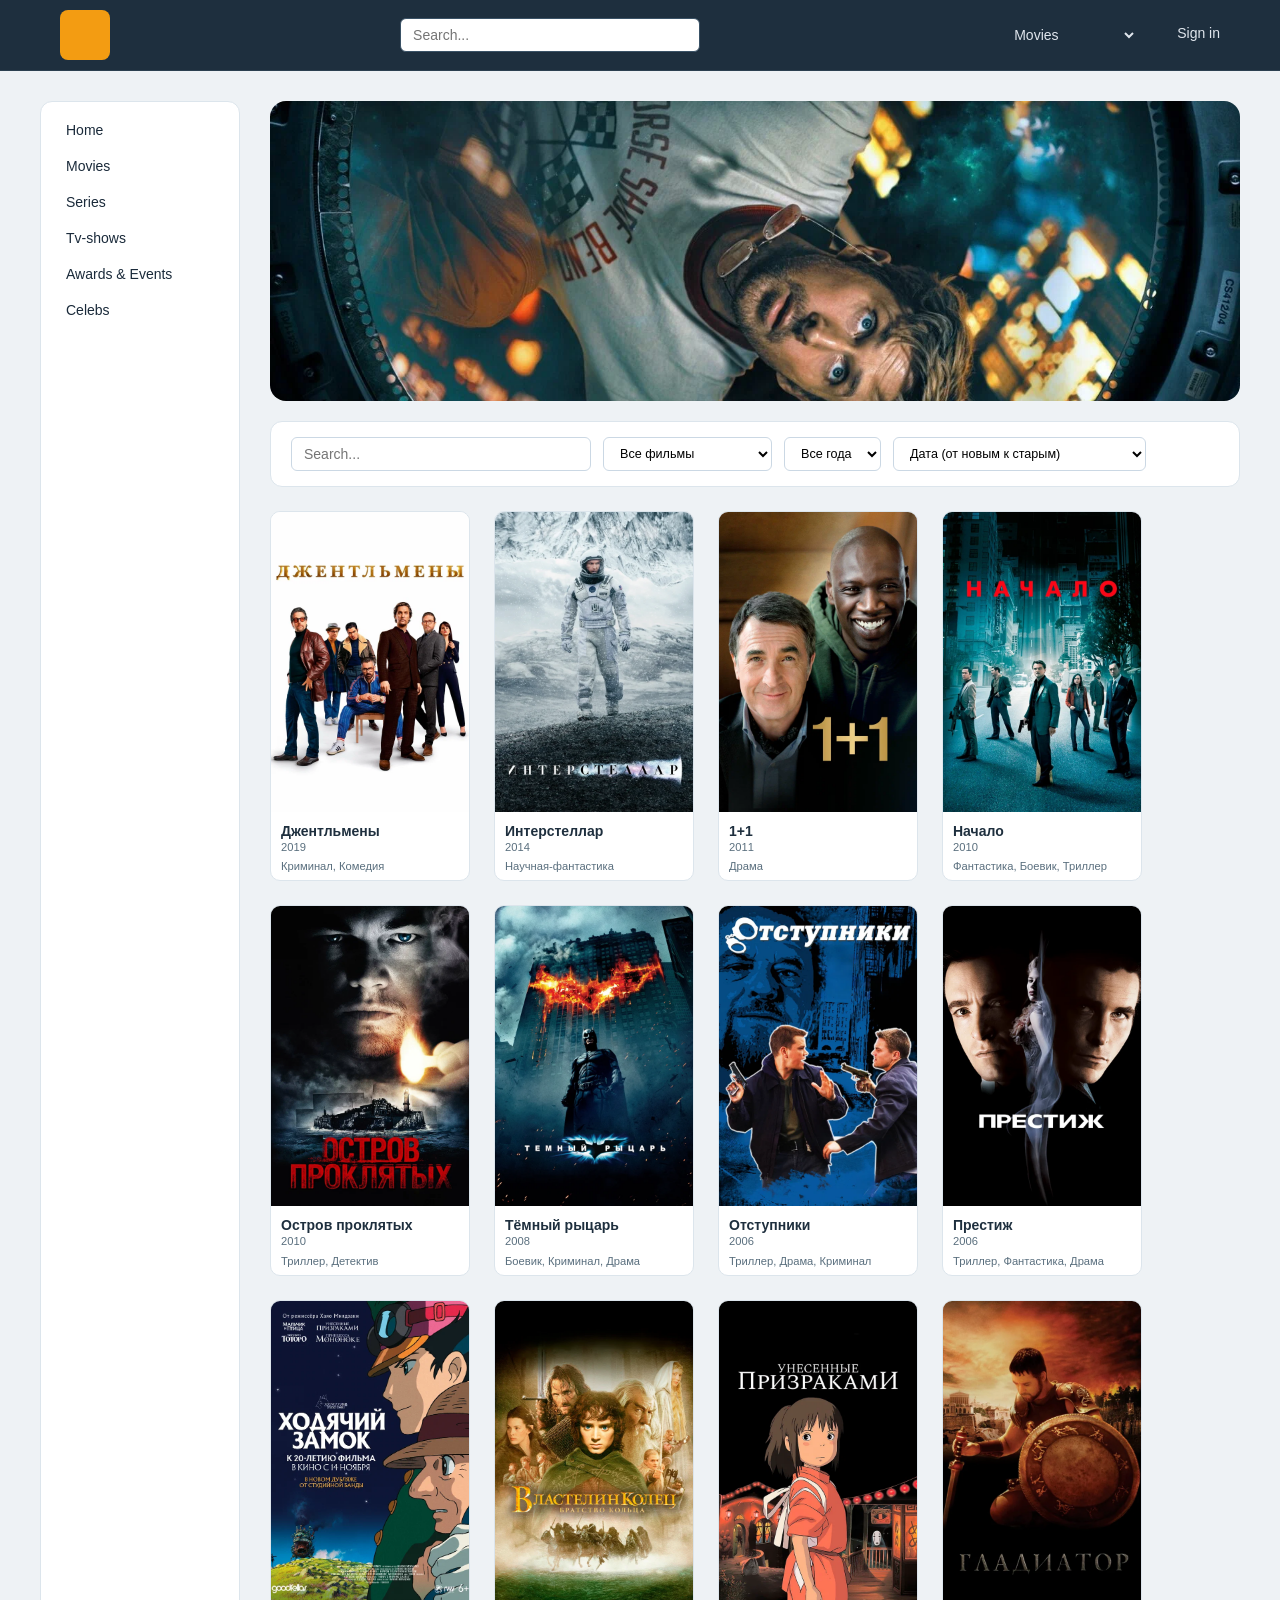
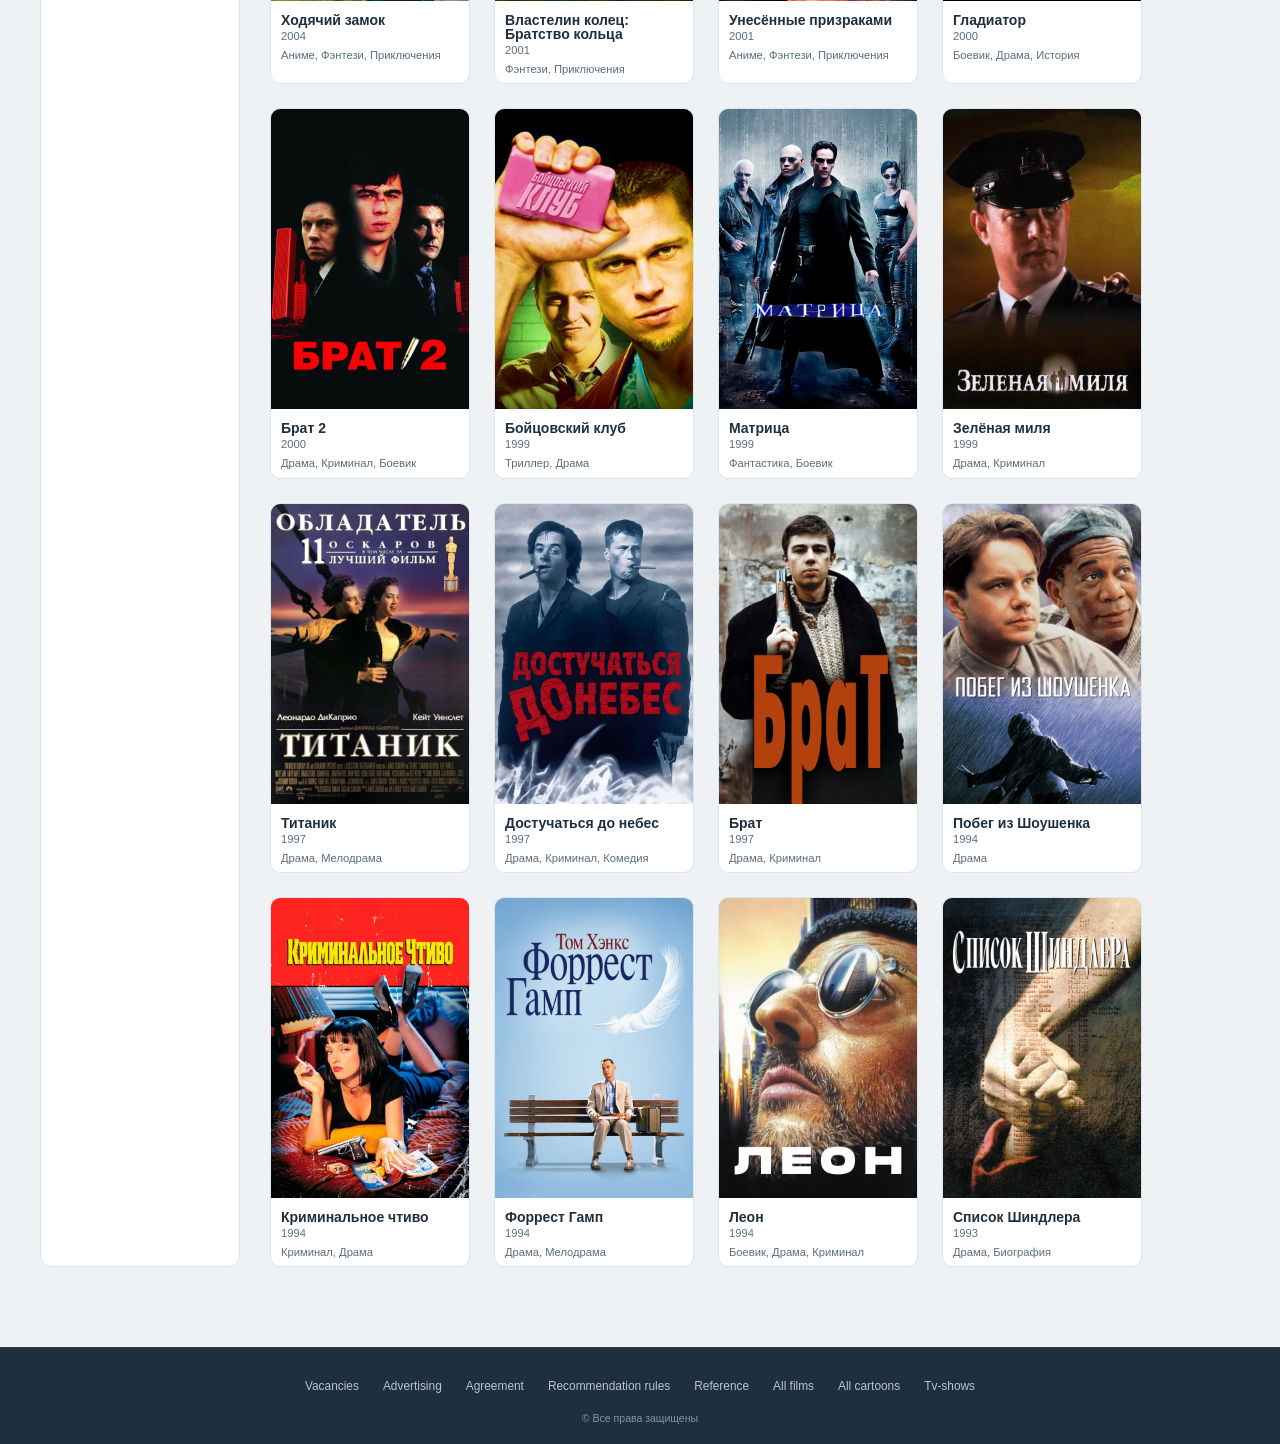
<file: index.html>
<!DOCTYPE html>
<html lang="en">
<head>
    <meta charset="UTF-8">
    <meta name="viewport" content="width=device-width, initial-scale=1.0">
    <title>Document</title>
    <link rel="stylesheet" href="static/css/null.css">
    <link rel="stylesheet" href="static/css/allPages.css">
    <link rel="stylesheet" href="static/css/mainPage.css">
</head>
<body>
    <div class="content">
        <header>
            <div class="container header-container">
                <a href="index.html"><div class="logo"></div></a>
                <input type="search" class="header-searchbox" placeholder="Search...">
                <nav class="header-nav">
                    <ul class="header-nav_list">
                        <li class="header-nav_list_item">
                            <select name="navigation_items" class="navigation_items">
                                <option value="Movies">Movies</option>
                                <option value="TvShows">Tv Shows</option>
                                <option value="AwardsAndEvents">Awards & Events</option>
                                <option value="Watch">Watch</option>
                                <option value="Celebs">Celebs</option>
                            </select>
                        </li>
                        <li class="header-nav_list_item"><a href="./friends.html" id="community"></a></li>
                        <li class="header-nav_list_item"><a id="login"></a></li>
                    </ul>
                </nav>
            </div>
        </header>
        <main>
            <div class="container main-container">
                <aside class="main-sidebar">
                    <ul class="content_nav">
                        <li class="content_nav_item">
                            <a href="" class="content_nav_item_link">Home</a>
                        </li>
                        <li class="content_nav_item">
                            <a href="" class="content_nav_item_link">Movies</a>
                        </li>
                        <li class="content_nav_item">
                            <a href="" class="content_nav_item_link">Series</a>
                        </li>
                        <li class="content_nav_item">
                            <a href="" class="content_nav_item_link">Tv-shows</a>
                        </li>
                        <li class="content_nav_item">
                            <a href="" class="content_nav_item_link">Awards & Events</a>
                        </li>
                        <li class="content_nav_item">
                            <a href="" class="content_nav_item_link">Celebs</a>
                        </li>
                    </ul>   
                </aside>
                <div class="main-content">
                    <div class="main_image"></div>
                    <form method="get" id="main_form">
                        <input type="search" class="main_content_searchbox" placeholder="Search...">
                        <select name="genres" id="filtres_select">
                            <option value="all">Все фильмы</option>
                        </select>
                        <select name="years" id="years_select">
                            <option value="all">Все года</option>
                        </select>
                        <select name="sort" id="sort_select">
                            <option value="date">Дата (от новым к старым)</option>
                            <option value="date-reverse">Дата (от старых к новым)</option>
                            <option value="alphabet">По алфавиту</option>
                            <option value="reverse-alphabet">По алфавиту (в обратном порядке)</option>
                        </select>
                    </form>
                    <div class="titles_list">                                                                                                              
                    </div>
                </div>
            </div>
        </main>
    </div>
    <footer>
        <div class="container footer_container">
            <ul class="extra_information_list">
                <li class="extra_information_list_item">
                    <a href="">Vacancies</a>
                </li>
                <li class="extra_information_list_item">
                    <a href="">Advertising</a>
                </li>
                <li class="extra_information_list_item">
                    <a href="">Agreement</a>
                </li>
                <li class="extra_information_list_item">
                    <a href="">Recommendation rules</a>
                </li>
                <li class="extra_information_list_item">
                    <a href="">Reference</a>
                </li>
                <li class="extra_information_list_item">
                    <a href="">All films</a>
                </li>
                <li class="extra_information_list_item">
                    <a href="">All cartoons</a>
                </li>
                <li class="extra_information_list_item">
                    <a href="">Tv-shows</a>
                </li>
            </ul>
            <p class="rights">&copy; Все права защищены</p>
        </div>
    </footer>
    <script src="./static/js/main.js" type="module"></script>
</body>
</html>
</file>
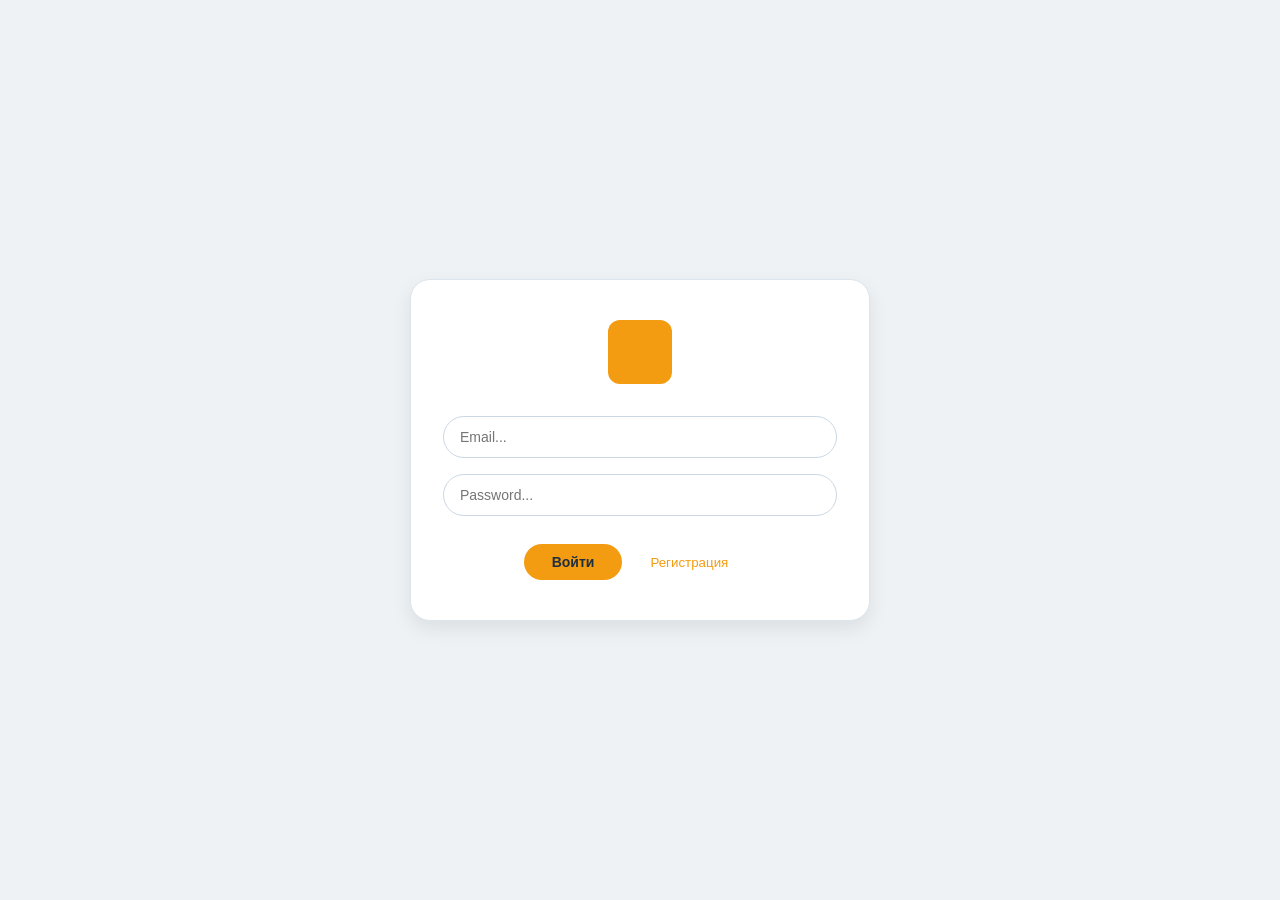
<file: login.html>
<!DOCTYPE html>
<html lang="en">
<head>
    <meta charset="UTF-8">
    <meta name="viewport" content="width=device-width, initial-scale=1.0">
    <link rel="stylesheet" href="static/css/null.css">
    <link rel="stylesheet" href="static/css/allPages.css">
    <link rel="stylesheet" href="static/css/login.css">
    <title>Document</title>
</head>
<body>
    <div class="login_container">
        <a href="index.html" class="logo-link"><div class="logo"></div></a>
        <div id="login_input">

        </div>
        <div class="buttons">

            <button id="submit"></button>
            <button id="switch_button"></button>
            <div id="alert"></div>

        </div>
    </div>
    <script src="./static/js/login.js" type="module"></script>
</body>
</html>
</file>
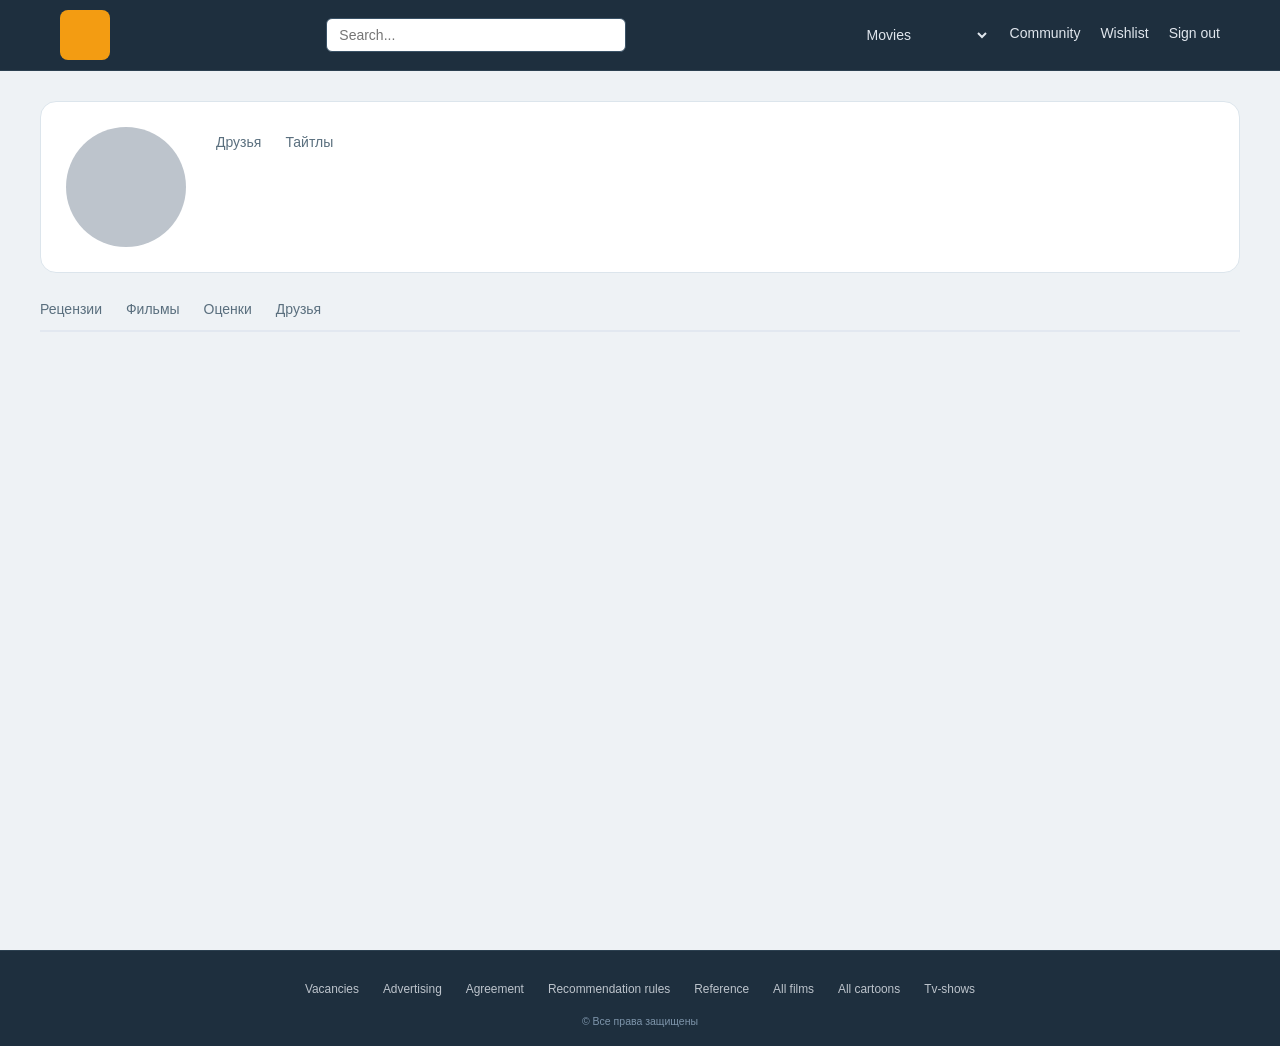
<file: profile.html>
<!DOCTYPE html>
<html lang="en">
<head>
    <meta charset="UTF-8">
    <meta name="viewport" content="width=device-width, initial-scale=1.0">
    <title>Document</title>
    <link rel="stylesheet" href="static/css/null.css">
    <link rel="stylesheet" href="static/css/allPages.css">
    <link rel="stylesheet" href="static/css/profile.css">
</head>
<body>
    <div class="content">
        <header>
            <div class="container header-container">
                <a href="index.html"><div class="logo"></div></a>
                <input type="search" class="header-searchbox" placeholder="Search...">
                <nav class="header-nav">
                    <ul class="header-nav_list">
                        <li class="header-nav_list_item">
                            <select name="navigation_items" class="navigation_items">
                                <option value="Movies">Movies</option>
                                <option value="TvShows">Tv Shows</option>
                                <option value="AwardsAndEvents">Awards & Events</option>
                                <option value="Watch">Watch</option>
                                <option value="Celebs">Celebs</option>
                            </select>
                        </li>
                        <li class="header-nav_list_item"><a href="./friends.html">Community</a></li>
                        <li class="header-nav_list_item"><a href="#">Wishlist</a></li>
                        <li class="header-nav_list_item"><a id="logout">Sign out</a></li>
                    </ul> 
                </nav>
            </div>
        </header>
        <main>
            <div class="container main-profile-container">
                <div class="profile_main_info">
                    <div class="profile_image"></div>
                    <div class="profile_data">
                        <h1 class="profile_name"></h1>
                        <div class="film_friends">
                            <div class="friends_films_count">
                                <p class="friends_count"></p>
                                <p class="films_count"></p>
                            </div>
                            <div class="friends_films">
                                <p class="friends">Друзья</p>
                                <p class="films">Тайтлы</p>
                            </div>
                        </div>
                    </div>
                </div>
                <div class="profile_categories">
                    <a class="reviews-category">Рецензии</a>
                    <a class="films-category">Фильмы</a>
                    <a class="raitings-category">Оценки</a>
                    <a class="friends-category">Друзья</a>
                </div>
                <hr>
                <div id="titles">
                    
                </div>
            </div>
        </main>
    </div>
    <footer>
        <div class="container footer_container">
            <ul class="extra_information_list">
                <li class="extra_information_list_item">
                    <a href="">Vacancies</a>
                </li>
                <li class="extra_information_list_item">
                    <a href="">Advertising</a>
                </li>
                <li class="extra_information_list_item">
                    <a href="">Agreement</a>
                </li>
                <li class="extra_information_list_item">
                    <a href="">Recommendation rules</a>
                </li>
                <li class="extra_information_list_item">
                    <a href="">Reference</a>
                </li>
                <li class="extra_information_list_item">
                    <a href="">All films</a>
                </li>
                <li class="extra_information_list_item">
                    <a href="">All cartoons</a>
                </li>
                <li class="extra_information_list_item">
                    <a href="">Tv-shows</a>
                </li>
            </ul>
            <p class="rights">&copy; Все права защищены</p>
        </div>
    </footer>
    <script type="module" src="./static/js/profile.js"></script>
</body>
</html>
</file>
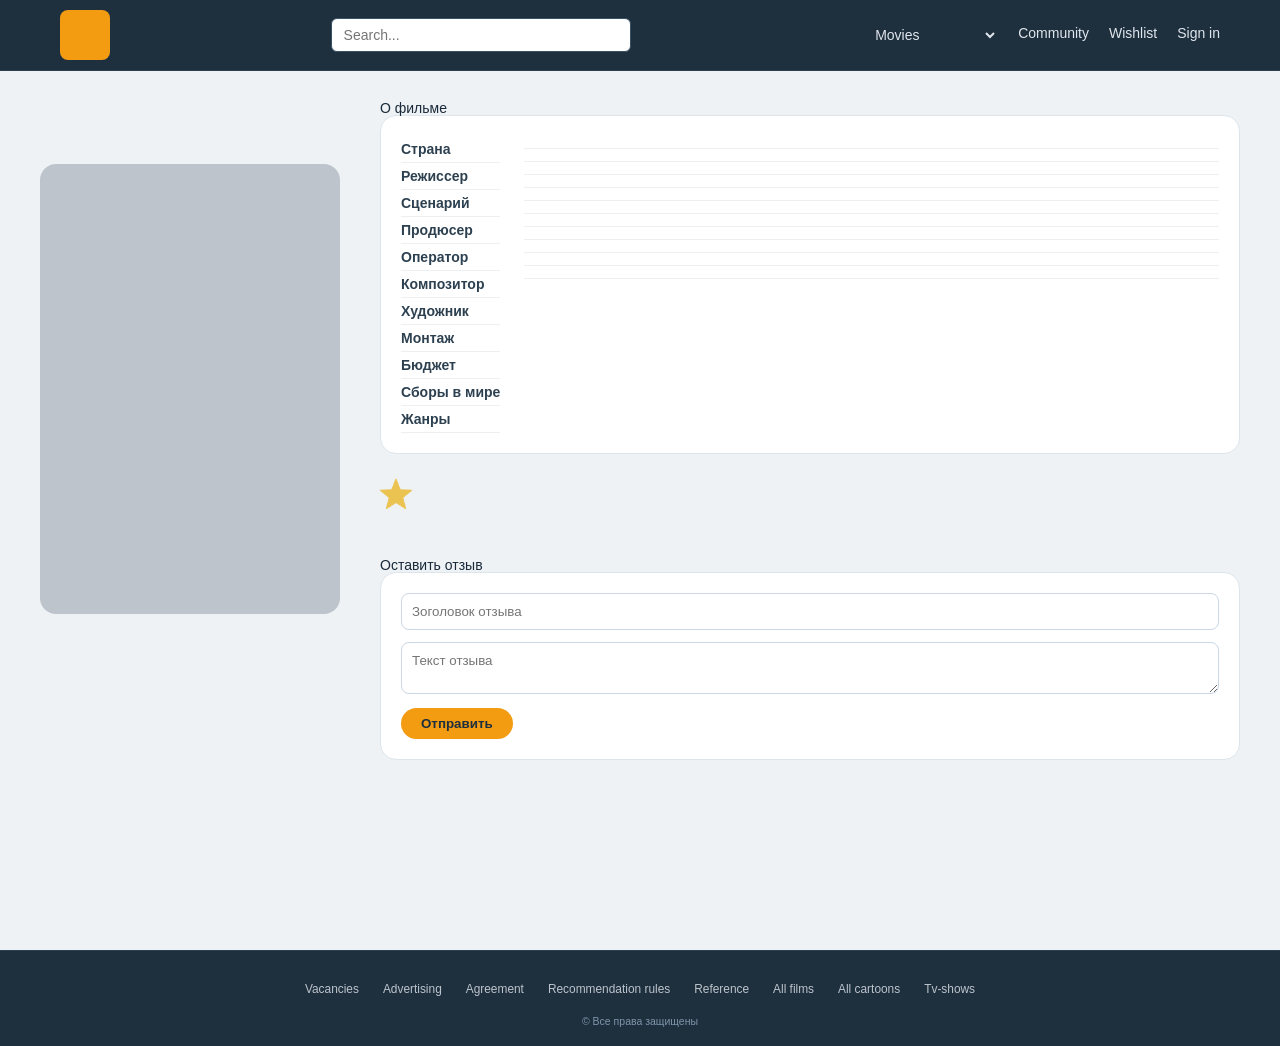
<file: title.html>
<!DOCTYPE html>
<html lang="en">
<head>
    <meta charset="UTF-8">
    <meta name="viewport" content="width=device-width, initial-scale=1.0">
    <title>Document</title>
    <link rel="stylesheet" href="static/css/null.css">
    <link rel="stylesheet" href="static/css/allPages.css">
    <link rel="stylesheet" href="static/css/title.css">
</head>
<body>
    <div class="content">
        <header>
            <div class="container header-container">
                <a href="index.html"><div class="logo"></div></a>
                <input type="search" class="header-searchbox" placeholder="Search...">
                <nav class="header-nav">
                    <ul class="header-nav_list">
                        <li class="header-nav_list_item">
                            <select name="navigation_items" class="navigation_items">
                                <option value="Movies">Movies</option>
                                <option value="TvShows">Tv Shows</option>
                                <option value="AwardsAndEvents">Awards & Events</option>
                                <option value="Watch">Watch</option>
                                <option value="Celebs">Celebs</option>
                            </select>
                        </li>

                        <li class="header-nav_list_item"><a href="./friends.html" id="community">Community</a></li>
                        
                        <li class="header-nav_list_item"><a href="#">Wishlist</a></li>
                        <li class="header-nav_list_item"><a id="login">Sign in</a></li>
                    </ul>
                    
                </nav>
            </div>
        </header>
        <main>
            <div class="container title_container">
                <div class="title_right">
                    <div class="title_favorite">
                        <h1 class="title_title"></h1>
                        <div id="favorite_button"></div>
                    </div>                    
                    <div class="mini_information">
                        <p class="title_year"></p>
                        <p class="title_age_limit"></p>
                        <p class="title_duration"></p>
                    </div>
                    <div class="title_poster"></div>
                </div>    
                <div class="title_left">
                    <h2>О фильме</h2>
                    <div class="title_info">
                        <ul class="title_info_keys">
                            <li class="title_info_keys_item">Страна</li>
                            <li class="title_info_keys_item">Режиссер</li>
                            <li class="title_info_keys_item">Сценарий</li>
                            <li class="title_info_keys_item">Продюсер</li>
                            <li class="title_info_keys_item">Оператор</li>
                            <li class="title_info_keys_item">Композитор</li>
                            <li class="title_info_keys_item">Художник</li>
                            <li class="title_info_keys_item">Монтаж</li>
                            <li class="title_info_keys_item">Бюджет</li>
                            <li class="title_info_keys_item">Сборы в мире</li>
                            <li class="title_info_keys_item">Жанры</li>
                        </ul>
                        <ul class="title_info_data">
                            <li class="title_info_data_item country"></li>
                            <li class="title_info_data_item director"></li>
                            <li class="title_info_data_item writers"></li>
                            <li class="title_info_data_item producer"></li>
                            <li class="title_info_data_item operator"></li>
                            <li class="title_info_data_item composer"></li>
                            <li class="title_info_data_item artist"></li>
                            <li class="title_info_data_item editor"></li>
                            <li class="title_info_data_item budget"></li>
                            <li class="title_info_data_item boxOffice"></li>
                            <li class="title_info_data_item genres"></li>
                        </ul>
                    </div>
                    <div class="avg_raiting_container">
                        <img src="./static/img/Star.svg" alt="" class="rating_star">
                        <p id="rating"></p>
                    </div>   
                    <div class="submitraiting">                        
                    </div>          
                    <p class="review_title">Оставить отзыв</p>
                    <div class="review_submit">
                        <input type="text" placeholder="Зоголовок отзыва" id="review_title">
                        <textarea type="text" placeholder="Текст отзыва" id="review_text"></textarea>
                        <button id="submit_review">Отправить</button>
                    </div>
                    <div id="reviews"></div>
                    <div class="error_alert"></div>       
                </div>            
            </div>
        </main>
    </div>
    <footer>
        <div class="container footer_container">
            <ul class="extra_information_list">
                <li class="extra_information_list_item">
                    <a href="">Vacancies</a>
                </li>
                <li class="extra_information_list_item">
                    <a href="">Advertising</a>
                </li>
                <li class="extra_information_list_item">
                    <a href="">Agreement</a>
                </li>
                <li class="extra_information_list_item">
                    <a href="">Recommendation rules</a>
                </li>
                <li class="extra_information_list_item">
                    <a href="">Reference</a>
                </li>
                <li class="extra_information_list_item">
                    <a href="">All films</a>
                </li>
                <li class="extra_information_list_item">
                    <a href="">All cartoons</a>
                </li>
                <li class="extra_information_list_item">
                    <a href="">Tv-shows</a>
                </li>
            </ul>
            <p class="rights">&copy; Все права защищены</p>
        </div>
    </footer>
    <script type="module" src="./static/js/title.js"></script>
</body>
</html>
</file>
<file: static/css/null.css>
* {
  padding: 0;
  margin: 0;
  border: 0;
}

*, *:before, *:after {
  box-sizing: border-box;
}

:focus, :active {
  outline: none;
}

a:focus, a:active {
  outline: none;
}

nav, footer, header, aside {
  display: block;
}

html, body {
  height: 100%;
  width: 100%;
  font-size: 100%;
  line-height: 1;
  font-size: 14px;
  -ms-text-size-adjust: 100%;
  -moz-text-size-adjust: 100%;
  -webkit-text-size-adjust: 100%;
}

input, button, textarea {
  font-family: inherit;
}

input::-ms-clear {
  display: none;
}

button {
  cursor: pointer;
}

button::-moz-focus-inner {
  padding: 0;
  border: 0;
}

a, a:visited {
  text-decoration: none;
  color: inherit;
}

a:hover {
  text-decoration: none;
}

ul li {
  list-style: none;
}

img {
  vertical-align: top;
}

h1, h2, h3, h4, h5, h6 {
  font-size: inherit;
  font-weight: inherit;
}
</file>
<file: static/css/allPages.css>
* {
    margin: 0;
    padding: 0;
    box-sizing: border-box;
}

body {
    font-family: Arial, Helvetica, sans-serif;
    background-color: #eef2f5;
    color: #1a2a3a;
}

.content {
    min-height: 100vh;
}

.container {
    width: 1200px;
    margin: 0 auto;
    padding: 0 20px;
}

header {
    background-color: #1e2f3e;
    border-bottom: 1px solid #2c4050;
}

.header-container {
    display: flex;
    align-items: center;
    justify-content: space-between;
    padding: 10px 20px;
}

.logo {
    width: 50px;
    height: 50px;
    background-color: #f39c12;
    border-radius: 8px;
}

.header-searchbox {
    width: 300px;
    padding: 8px 12px;
    border: 1px solid #3a5266;
    background-color: #ffffff;
    border-radius: 6px;
    font-size: 14px;
}

.header-nav_list {
    display: flex;
    list-style: none;
}

.header-nav_list_item {
    margin-left: 20px;
}

.header-nav_list_item a,
.header-nav_list_item select {
    color: #e0e6ed;
    text-decoration: none;
    background: none;
    border: none;
    font-size: 14px;
    cursor: pointer;
}

.header-nav_list_item a:hover,
.header-nav_list_item select:hover {
    color: #f39c12;
}

.titles_list {
    display: flex;
    flex-wrap: wrap;
    gap: 24px;
    margin-top: 24px;
}

.title {
    width: 200px;
    background: #ffffff;
    border: 1px solid #dce5ec;
    border-radius: 10px;
    overflow: hidden;
    cursor: pointer;
    transition: box-shadow 0.2s;
}

.title:hover {
    box-shadow: 0 4px 12px rgba(0,0,0,0.1);
}

.title_image {
    width: 100%;
    height: 300px;
    background-color: #bdc4cc;
    background-size: cover;
    background-position: center;
}

.title_name {
    font-weight: bold;
    margin: 12px 10px 4px;
    font-size: 1rem;
    color: #1e2f3e;
}

.year,
.tags {
    margin: 0 10px 8px;
    font-size: 0.8rem;
    color: #5a6f7e;
}

.tags {
    white-space: nowrap;
    overflow: hidden;
    text-overflow: ellipsis;
}

.reviewContainer {
    background: #ffffff;
    border: 1px solid #dce5ec;
    border-radius: 16px;
    padding: 18px;
    margin-bottom: 16px;
}

.reviewAuthor {
    font-weight: bold;
    margin-bottom: 8px;
    color: #f39c12;
}

.reviewTitle {
    font-size: 1rem;
    font-weight: 600;
    margin-bottom: 6px;
}

.reviewText {
    font-size: 0.9rem;
    line-height: 1.4;
}

.raiting {
    display: flex;
    gap: 4px;
    margin-top: 8px;
}

.raitingStar {
    width: 18px;
    height: 18px;
    background-image: url("../img/Star.svg");
    background-size: contain;
    background-repeat: no-repeat;
}

.error_alert {
    color: #e74c3c;
    margin-top: 12px;
}

#recomendationsButton,
#friendsRecomendationsButton {
    background: none;
    border: 1px solid #f39c12;
    color: #f39c12;
    cursor: pointer;
    padding: 8px 16px;
    border-radius: 30px;
    font-weight: bold;
    font-size: 0.9rem;
    min-width: 160px;
    text-align: center;
    transition: all 0.2s;
}

#recomendationsButton:hover,
#friendsRecomendationsButton:hover {
    background-color: #f39c12;
    color: #1e2f3e;
}

footer {
    background: #1e2f3e;
    border-top: 1px solid #2c4050;
    margin-top: 50px;
    padding: 30px 0 20px;
    text-align: center;
}

.extra_information_list {
    display: flex;
    justify-content: center;
    gap: 24px;
    list-style: none;
    margin-bottom: 20px;
}

.extra_information_list_item a {
    color: #bdc4cc;
    text-decoration: none;
    font-size: 0.85rem;
}

.extra_information_list_item a:hover {
    color: #f39c12;
}

.rights {
    font-size: 0.75rem;
    color: #7e95ab;
}

@media (max-width: 1024px) {
    .container {
        width: 100%;
        max-width: 960px;
        padding: 0 16px;
    }

    .titles_list {
        gap: 16px;
    }

    .title {
        width: calc(33.333% - 12px);
    }
}

@media (max-width: 768px) {
    .header-container {
        flex-wrap: wrap;
        gap: 12px;
    }

    .header-searchbox {
        width: 100%;
        order: 3;
    }

    .header-nav_list {
        flex-wrap: wrap;
        justify-content: flex-end;
        gap: 8px;
    }

    .header-nav_list_item {
        margin-left: 0;
    }

    .title {
        width: calc(50% - 12px);
    }

    .reviewContainer {
        padding: 12px;
    }
}

@media (max-width: 480px) {
    .container {
        padding: 0 12px;
    }

    .title {
        width: 100%;
    }

    .titles_list {
        gap: 20px;
    }

    .header-nav_list {
        justify-content: center;
    }

    .extra_information_list {
        flex-wrap: wrap;
        gap: 12px;
    }
}
</file>
<file: static/css/mainPage.css>
.main-container {
    display: flex;
    gap: 30px;
    padding: 30px 0;
}

.main-sidebar {
    width: 200px;
    background: #ffffff;
    border: 1px solid #dce5ec;
    border-radius: 12px;
    padding: 15px;
}

.content_nav_item_link {
    color: #2c4050;
    text-decoration: none;
    display: block;
    padding: 6px 10px;
    border-radius: 6px;
}

.main_image {
    height: 300px;
    background-color: #bdc4cc;
    border-radius: 16px;
    margin-bottom: 20px;
}

form {
    background: #ffffff;
    padding: 15px 20px;
    margin-bottom: 20px;
    border: 1px solid #dce5ec;
    border-radius: 12px;
    display: flex;
    flex-wrap: wrap;
    align-items: center;
    gap: 12px;
}

.main_content_searchbox {
    width: 300px;
    padding: 8px 12px;
    border: 1px solid #cbd8e4;
    border-radius: 6px;
    font-size: 14px;
}

.content_nav_item {
    margin-bottom: 10px;
}

.content_nav_item_link:hover {
    background-color: #fef5e8;
    color: #f39c12;
}

.main-content {
    flex: 1;
}

.main_content_searchbox {
    width: 300px;
    padding: 8px 12px;
    border: 1px solid #cbd8e4;
    border-radius: 6px;
    font-size: 14px;
}

#filtres_select,
#sort_select,
#years_select {
    padding: 8px 12px;
    border: 1px solid #cbd8e4;
    border-radius: 6px;
    background: #ffffff;
    font-size: 0.9rem;
}

.main_image {

    background-image: url("../img/miniposter.jpg");
    background-repeat: no-repeat;
    background-size: cover;
    background-position: -20%;

}

@media (max-width: 768px) {
    .main-container {
        flex-direction: column;
        gap: 20px;
    }

    .main-sidebar {
        width: 100%;
        overflow-x: auto;
    }

    .content_nav {
        display: flex;
        gap: 12px;
        white-space: nowrap;
    }

    .content_nav_item {
        display: inline-block;
    }

    form {
        flex-wrap: wrap;
    }

    .main_content_searchbox {
        width: 100%;
    }

    #filtres_select,
    #sort_select {
        flex: 1;
        min-width: 120px;
    }
}

@media (max-width: 480px) {
    .main_image {
        height: 200px;
        background-position: center;
    }

    form {
        flex-direction: column;
        align-items: stretch;
    }

    #filtres_select,
    #sort_select {
        width: 100%;
    }
}
</file>
<file: static/css/login.css>
* {
    margin: 0;
    padding: 0;
    box-sizing: border-box;
}

body {
    font-family: Arial, Helvetica, sans-serif;
    background-color: #eef2f5;
    display: flex;
    justify-content: center;
    align-items: center;
    min-height: 100vh;
}

.login_container {
    background: #ffffff;
    border-radius: 20px;
    box-shadow: 0 8px 20px rgba(0,0,0,0.08);
    width: 460px;
    max-width: 90%;
    padding: 40px 32px;
    text-align: center;
    border: 1px solid #dce5ec;
}

.logo-link {
    display: inline-block;
    margin-bottom: 30px;
}

.logo {
    width: 64px;
    height: 64px;
    background-color: #f39c12;
    border-radius: 12px;
    margin: 0 auto;
}

#login_input {
    display: flex;
    flex-direction: column;
    gap: 16px;
    margin-bottom: 28px;
}

.textfield {
    padding: 12px 16px;
    border: 1px solid #cbd8e4;
    border-radius: 30px;
    font-size: 1rem;
    background: #ffffff;
    transition: all 0.2s;
}

.textfield:focus {
    outline: none;
    border-color: #f39c12;
    box-shadow: 0 0 0 2px rgba(243,156,18,0.2);
}

.buttons {
    display: flex;
    gap: 16px;
    justify-content: center;
    align-items: center;
    flex-wrap: wrap;
}

#submit {
    background: #f39c12;
    color: #1e2f3e;
    border: none;
    padding: 10px 28px;
    border-radius: 40px;
    font-weight: bold;
    font-size: 1rem;
    cursor: pointer;
    transition: background 0.2s;
}

#submit:hover {
    background: #e67e22;
    color: white;
}

#switch_button {
    background: none;
    border: none;
    color: #f39c12;
    font-weight: 500;
    cursor: pointer;
    padding: 8px 12px;
    border-radius: 30px;
}

#switch_button:hover {
    background: #fef5e8;
}

#alert {
    margin-top: 16px;
    color: #e74c3c;
    font-size: 0.85rem;
}

@media (max-width: 480px) {
    .login_container {
        padding: 30px 20px;
        width: 95%;
    }

    .buttons {
        flex-direction: column;
        gap: 12px;
    }

    #submit,
    #switch_button {
        width: 100%;
        text-align: center;
    }
}
</file>
<file: static/css/profile.css>
.main-profile-container {
    padding: 30px 0;
}

.profile_main_info {
    display: flex;
    gap: 30px;
    background: #ffffff;
    border: 1px solid #dce5ec;
    border-radius: 16px;
    padding: 25px;
    margin-bottom: 25px;
}

.profile_image {
    width: 120px;
    height: 120px;
    border-radius: 50%;
    background-color: #bdc4cc;
    background-size: cover;
}

.profile_name {
    font-size: 2rem;
    font-weight: bold;
    color: #1e2f3e;
    margin-bottom: 8px;
}

.friends_films_count {
    display: flex;
    gap: 24px;
    font-size: 1.2rem;
    font-weight: bold;
    margin-top: 8px;
}

.friends_films {
    display: flex;
    gap: 24px;
    color: #5a6f7e;
}

.profile_categories {
    display: flex;
    gap: 24px;
    border-bottom: 2px solid #e2e8f0;
    margin-bottom: 24px;
    padding-bottom: 10px;
}

.profile_categories a {
    cursor: pointer;
    font-weight: 500;
    color: #5a6f7e;
    padding: 4px 0;
}

.profile_categories a:hover {
    color: #f39c12;
}

.titleName {
    font-size: 1.25rem;
    font-weight: bold;
    margin-bottom: 8px;
    color: #1e2f3e;
}

.user {

    display: flex;
    flex-direction: column;
    align-items: center;

}

.userAvatar {

    margin-bottom: 10px;
    width: 100px;
    aspect-ratio: 1/1;
    background-color: #1e2f3e;
    border-radius: 100%;
    background-size: cover;

}

.userName {

    margin-bottom: 10px;

}

.deletefriend {

    padding: 10px;
    background-color: #5a6f7e;
    color: white;
    border-radius: 20px;

}

.raiting {

    padding: 10px;

}

@media (max-width: 768px) {
    .profile_main_info {
        flex-direction: column;
        align-items: center;
        text-align: center;
        gap: 16px;
    }

    .profile_name {
        font-size: 1.6rem;
    }

    .friends_films_count,
    .friends_films {
        justify-content: center;
    }

    .profile_categories {
        flex-wrap: wrap;
        justify-content: center;
        gap: 16px;
    }

    
    .graidsContainer,
    .friendsContainer {
        display: grid !important;
        grid-template-columns: repeat(2, 1fr) !important;
        gap: 16px;
        width: 100% !important;
    }
}

@media (max-width: 480px) {
    .graidsContainer,
    .friendsContainer {
        grid-template-columns: 1fr !important;
    }

    .profile_image {
        width: 100px;
        height: 100px;
    }
}
</file>
<file: static/css/title.css>
.title_container {
    display: flex;
    gap: 40px;
    padding: 30px 0;
}

.title_right {
    width: 300px;
}

.title_left {
    flex: 1;
}

.title_title {
    font-size: 2.2rem;
    font-weight: bold;
    color: #1e2f3e;
}

.mini_information {
    display: flex;
    gap: 16px;
    margin: 12px 0;
    color: #5a6f7e;
}

.title_poster {
    width: 100%;
    height: 450px;
    background-size: cover;
    background-color: #bdc4cc;
    border-radius: 16px;
    margin: 15px 0;
}

.title_favorite {
    display: flex;
    align-items: center;
    gap: 12px;
    margin-bottom: 16px;
}

#favorite_button {
    width: 32px;
    height: 32px;
    background-size: contain;
    background-repeat: no-repeat;
    cursor: pointer;
    transition: transform 0.1s;
}

#favorite_button:hover {
    transform: scale(1.05);
}

.title_info {
    display: grid;
    grid-template-columns: auto 1fr;
    gap: 10px 24px;
    background: #ffffff;
    border: 1px solid #dce5ec;
    border-radius: 16px;
    padding: 20px;
    margin-bottom: 24px;
}

.title_info_keys_item,
.title_info_data_item {
    padding: 6px 0;
    border-bottom: 1px solid #ecf0f1;
}

.title_info_keys_item {
    font-weight: bold;
    color: #2c4050;
}

.avg_raiting_container {
    display: flex;
    align-items: center;
    gap: 12px;
    margin-bottom: 24px;
}

.rating_star {
    width: 32px;
    height: 32px;
}

#rating {
    font-size: 1.8rem;
    font-weight: bold;
    color: #f39c12;
}

.submitraiting {
    display: flex;
    gap: 6px;
    margin-bottom: 24px;
}

.star {
    width: 32px;
    height: 32px;
    background-size: contain;
    cursor: pointer;
    transition: transform 0.1s;
}

.star:hover {
    transform: scale(1.1);
}

.review_submit {
    background: #ffffff;
    border: 1px solid #dce5ec;
    border-radius: 16px;
    padding: 20px;
    margin-bottom: 24px;
}

#review_title,
#review_text {
    width: 100%;
    margin-bottom: 12px;
    padding: 10px;
    border: 1px solid #cbd8e4;
    border-radius: 8px;
    font-family: inherit;
}

#submit_review {
    background: #f39c12;
    color: #1e2f3e;
    border: none;
    padding: 8px 20px;
    border-radius: 30px;
    font-weight: bold;
    cursor: pointer;
    transition: background 0.2s;
}

#submit_review:hover {
    background: #e67e22;
    color: white;
}

#reviews {
    display: flex;
    flex-direction: column;
    gap: 16px;
}

.deleteButton {

    margin-top: 10px;
    padding: 10px;
    background-color: #f39c12;
    font-family: inherit;
    color: #1e2f3e;
    font-weight: bold;
    border-radius: 20px;
    transition: 0.2s;

}

.deleteButton:hover {
    background: #e67e22;
    color: white;
}

@media (max-width: 768px) {
    .title_container {
        flex-direction: column;
        gap: 24px;
    }

    .title_right {
        width: 100%;
    }

    .title_title {
        font-size: 1.8rem;
    }

    .title_poster {
        height: auto;
        aspect-ratio: 2 / 3;
    }

    .title_info {
        grid-template-columns: 1fr;
        gap: 4px;
    }

    .title_info_keys_item,
    .title_info_data_item {
        border-bottom: none;
        padding: 4px 0;
    }

    .title_info_keys_item {
        font-weight: bold;
        margin-top: 8px;
    }

    .submitraiting {
        flex-wrap: wrap;
        justify-content: center;
    }

    .star {
        width: 28px;
        height: 28px;
    }
}

@media (max-width: 480px) {
    .title_title {
        font-size: 1.4rem;
    }

    .mini_information {
        flex-wrap: wrap;
        gap: 8px;
    }

    .avg_raiting_container {
        flex-wrap: wrap;
    }

    #rating {
        font-size: 1.4rem;
    }
}
</file>
